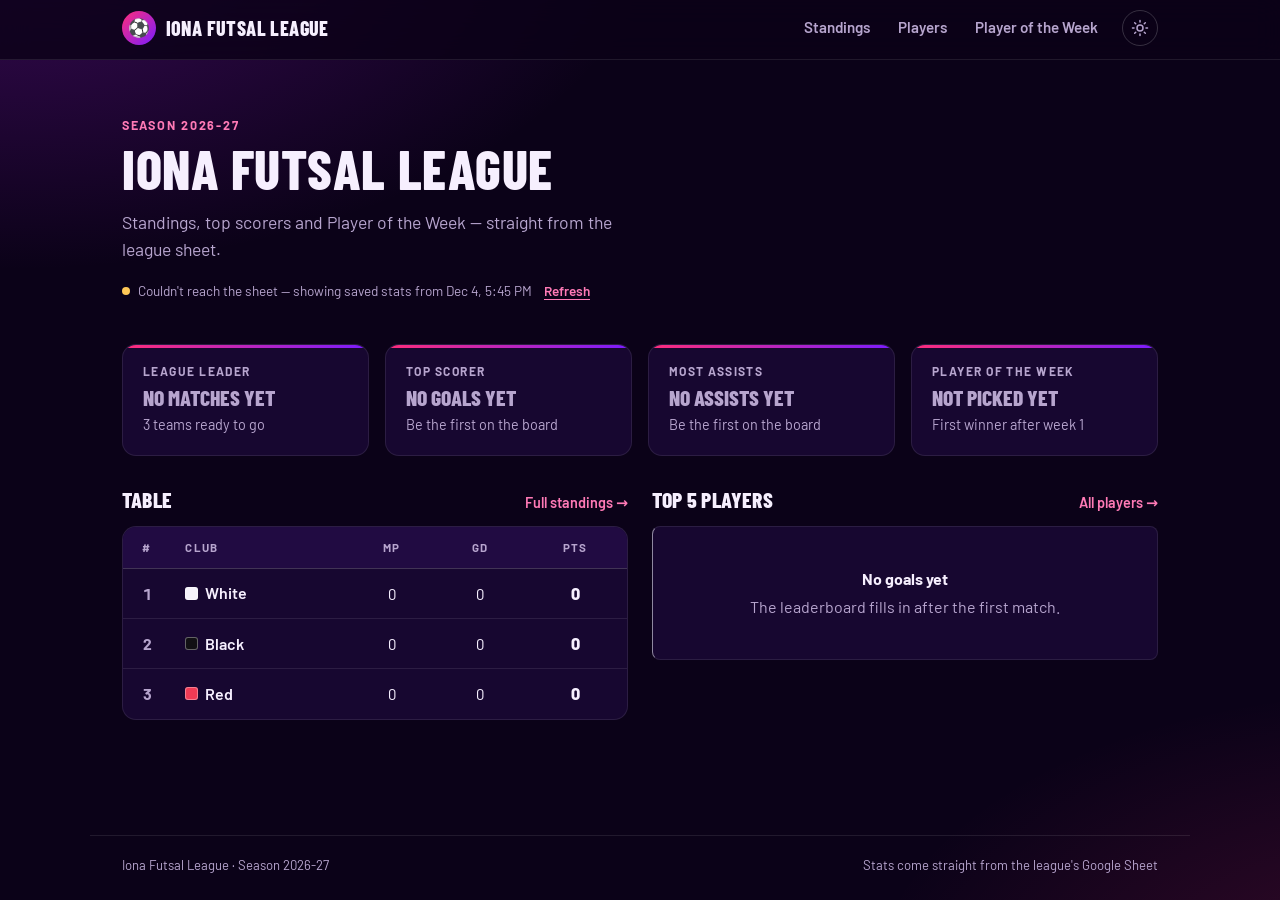
<file: index.html>
<!DOCTYPE html>
<html lang="en">
<head>
  <meta charset="UTF-8" />
  <meta name="viewport" content="width=device-width, initial-scale=1, viewport-fit=cover" />
  <script>try { if (localStorage.getItem("futsal:theme") === "light") document.documentElement.dataset.theme = "light"; } catch (e) {}</script>
  <title>Iona Futsal League</title>
  <link rel="icon" href="data:image/svg+xml,<svg xmlns=%22http://www.w3.org/2000/svg%22 viewBox=%220 0 100 100%22><text y=%22.9em%22 font-size=%2290%22>⚽</text></svg>" />
  <link rel="preconnect" href="https://fonts.googleapis.com" />
  <link rel="preconnect" href="https://fonts.gstatic.com" crossorigin />
  <link rel="stylesheet" href="https://fonts.googleapis.com/css2?family=Barlow:wght@400;500;600;700&family=Barlow+Condensed:wght@600;700;800&display=swap" />
  <link rel="stylesheet" href="css/styles.css?v=202611111752" />
</head>
<body>
  <header id="site-nav" class="nav"></header>

  <main class="page">
    <div class="hero">
      <p class="eyebrow">Season <span data-season></span></p>
      <h1 id="league-name">Iona Futsal League</h1>
      <p class="lede">Standings, top scorers and Player of the Week — straight from the league sheet.</p>
      <p id="status" class="status" aria-live="polite"></p>
    </div>
    <section id="content" class="section"></section>
  </main>

  <script src="js/config.js?v=202611111752"></script>
  <script src="js/futsal.js?v=202611111752"></script>
  <script>
    const { el, num, gPlusA, rating, teamBadge, leaders, namesLabel, message, config } = Futsal;
    document.getElementById("league-name").textContent = config.leagueName;

    function tile(href, label, value, detail) {
      return el("a", { class: "tile", href },
        el("span", { class: "tile-label", title: label, text: label }),
        value ? el("span", { class: "tile-value", text: value.text }) : null,
        el("span", { class: "tile-detail" }, detail));
    }
    const emptyTile = (href, label, text, detail) =>
      el("a", { class: "tile", href },
        el("span", { class: "tile-label", title: label, text: label }),
        el("span", { class: "tile-value empty", text }),
        el("span", { class: "tile-detail", text: detail }));

    function leaderTile(standings) {
      const href = "standings.html";
      if (!standings) return emptyTile(href, "League leader", "Unavailable", "Couldn't load the table");
      const started = standings.some((t) => num(t.mp) > 0);
      if (!started || !standings.length) return emptyTile(href, "League leader", "No matches yet", `${standings.length} teams ready to go`);
      const top = standings[0];
      return tile(href, "League leader", { text: top.club }, `${num(top.pts)} pts · ${num(top.mp)} played`);
    }

    function statTile(players, label, valueOf, unit, emptyText = "No goals yet") {
      const href = "PlayerStats.html";
      if (!players) return emptyTile(href, label, "Unavailable", "Couldn't load player stats");
      const lead = leaders(players, valueOf);
      if (!lead) return emptyTile(href, label, emptyText, "Be the first on the board");
      const team = lead.rows.length === 1 && lead.rows[0].team;
      return tile(href, label, { text: namesLabel(lead.rows) }, [`${lead.value} ${lead.value === 1 ? unit.replace(/s$/, "") : unit}`, team && teamBadge(team)]);
    }

    function potwTile(potw, players) {
      const href = "PlayerOfTheWeek.html";
      if (!potw) return emptyTile(href, "Player of the week", "Unavailable", "Couldn't load winners");
      if (!potw.length) return emptyTile(href, "Player of the week", "Not picked yet", "First winner after week 1");
      const p = potw[potw.length - 1];
      const r = Futsal.potwRating(p, players);
      return tile(href, "Player of the week", { text: p.player },
        [r != null && Futsal.ratingBadge(r), p.week && `Week ${p.week}`, p.team && teamBadge(p.team)]);
    }

    function miniTable(standings) {
      if (!standings) return message("error", "Couldn't load the table");
      if (!standings.length) return message("empty", "No teams yet");
      const started = standings.some((t) => num(t.mp) > 0);
      return el("div", { class: "table-wrap" }, el("table", null,
        el("thead", null, el("tr", null,
          el("th", { text: "#" }), el("th", { class: "left", text: "Club" }),
          el("th", { text: "MP" }), el("th", { text: "GD" }), el("th", { text: "Pts" }))),
        el("tbody", null, standings.map((t, i) => el("tr", { class: started && i === 0 ? "leader" : null },
          el("td", { class: "rank", text: t.position || i + 1 }),
          el("td", { class: "left name" }, teamBadge(t.club)),
          el("td", { text: num(t.mp) }),
          el("td", { text: Futsal.signed(t.gd) }),
          el("td", { class: "strong", text: num(t.pts) }))))));
    }

    function topPlayers(players) {
      if (!players) return message("error", "Couldn't load player stats");
      const top = players.filter((p) => gPlusA(p) > 0)
        .sort((a, b) => gPlusA(b) - gPlusA(a) || num(b.goals) - num(a.goals))
        .slice(0, 5);
      if (!top.length) return message("empty", "No goals yet", "The leaderboard fills in after the first match.");
      return el("div", { class: "table-wrap" }, el("table", null,
        el("thead", null, el("tr", null,
          el("th", { class: "left", text: "Player" }), el("th", { class: "left hide-xs", text: "Team" }),
          el("th", { text: "G" }), el("th", { text: "A" }), el("th", { text: "G+A" }), el("th", { class: "hide-xs", title: "Season rating", text: "Rtg" }))),
        el("tbody", null, top.map((p) => el("tr", null,
          el("td", { class: "left name", text: p.player }),
          el("td", { class: "left hide-xs" }, teamBadge(p.team)),
          el("td", { text: num(p.goals) }),
          el("td", { text: num(p.assists) }),
          el("td", { class: "strong", text: gPlusA(p) }),
          el("td", { class: "hide-xs" }, Futsal.ratingBadge(p.season)))))));
    }

    Futsal.page({
      active: "home",
      tabs: ["standings", "players", "potw"],
      render(main, { standings, players, potw }) {
        main.replaceChildren(
          el("div", { class: "tiles" },
            leaderTile(standings),
            statTile(players, "Top scorer", (p) => num(p.goals), "goals"),
            statTile(players, "Most assists", (p) => num(p.assists), "assists", "No assists yet"),
            potwTile(potw, players)),
          el("div", { class: "split section" },
            el("div", null,
              el("div", { class: "section-head" }, el("h2", { text: "Table" }), el("a", { href: "standings.html", text: "Full standings →" })),
              miniTable(standings)),
            el("div", null,
              el("div", { class: "section-head" }, el("h2", { text: "Top 5 players" }), el("a", { href: "PlayerStats.html", text: "All players →" })),
              topPlayers(players))),
        );
      },
    });
  </script>
</body>
</html>
</file>
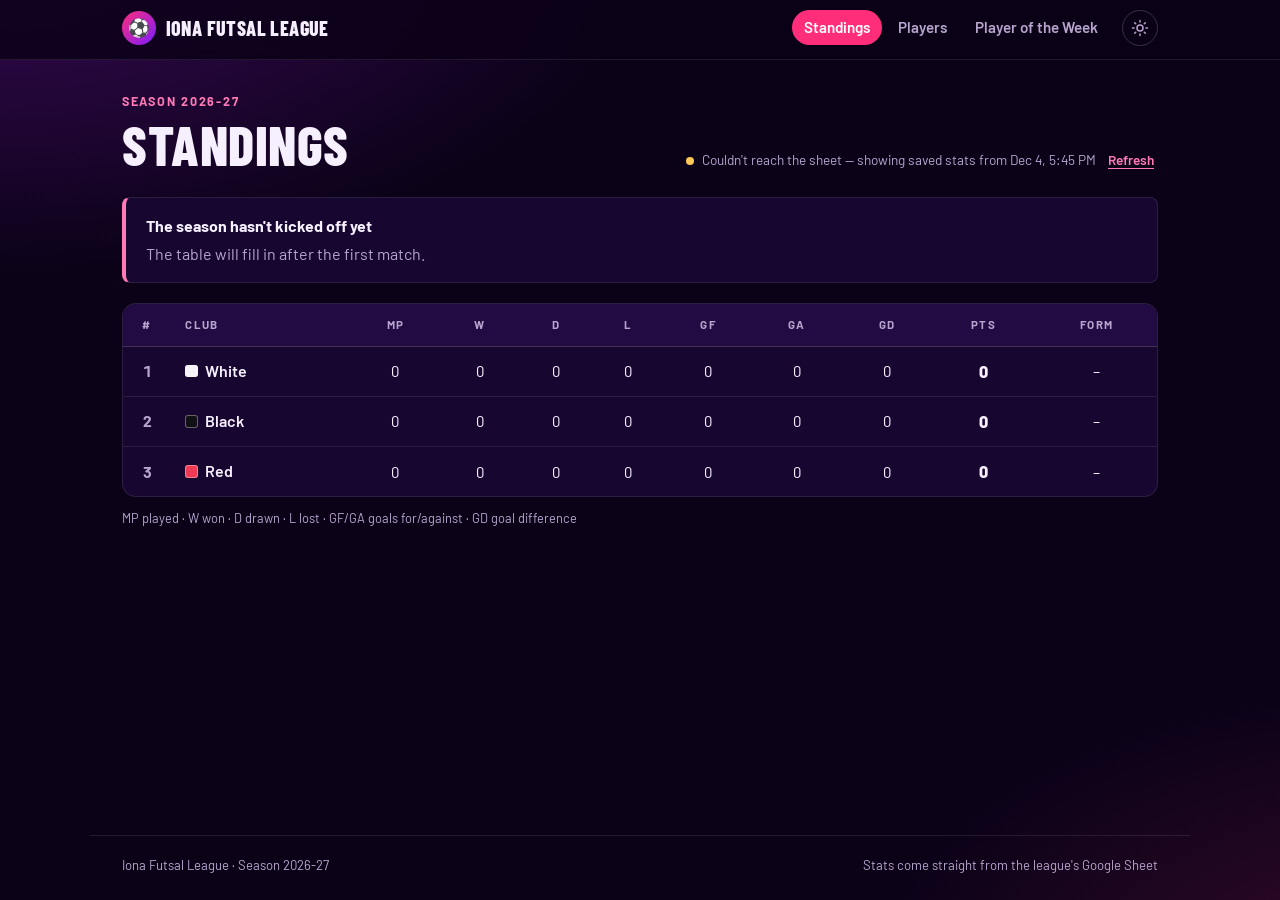
<file: JPProject.html>
<!DOCTYPE html>
<html lang="en">
<head>
  <meta charset="UTF-8" />
  <title>Moved to standings.html</title>
  <meta http-equiv="refresh" content="0; url=standings.html" />
  <link rel="canonical" href="standings.html" />
  <script>location.replace("standings.html" + location.hash);</script>
</head>
<body>
  <p>The standings page has moved to <a href="standings.html">standings.html</a>.</p>
</body>
</html>
</file>
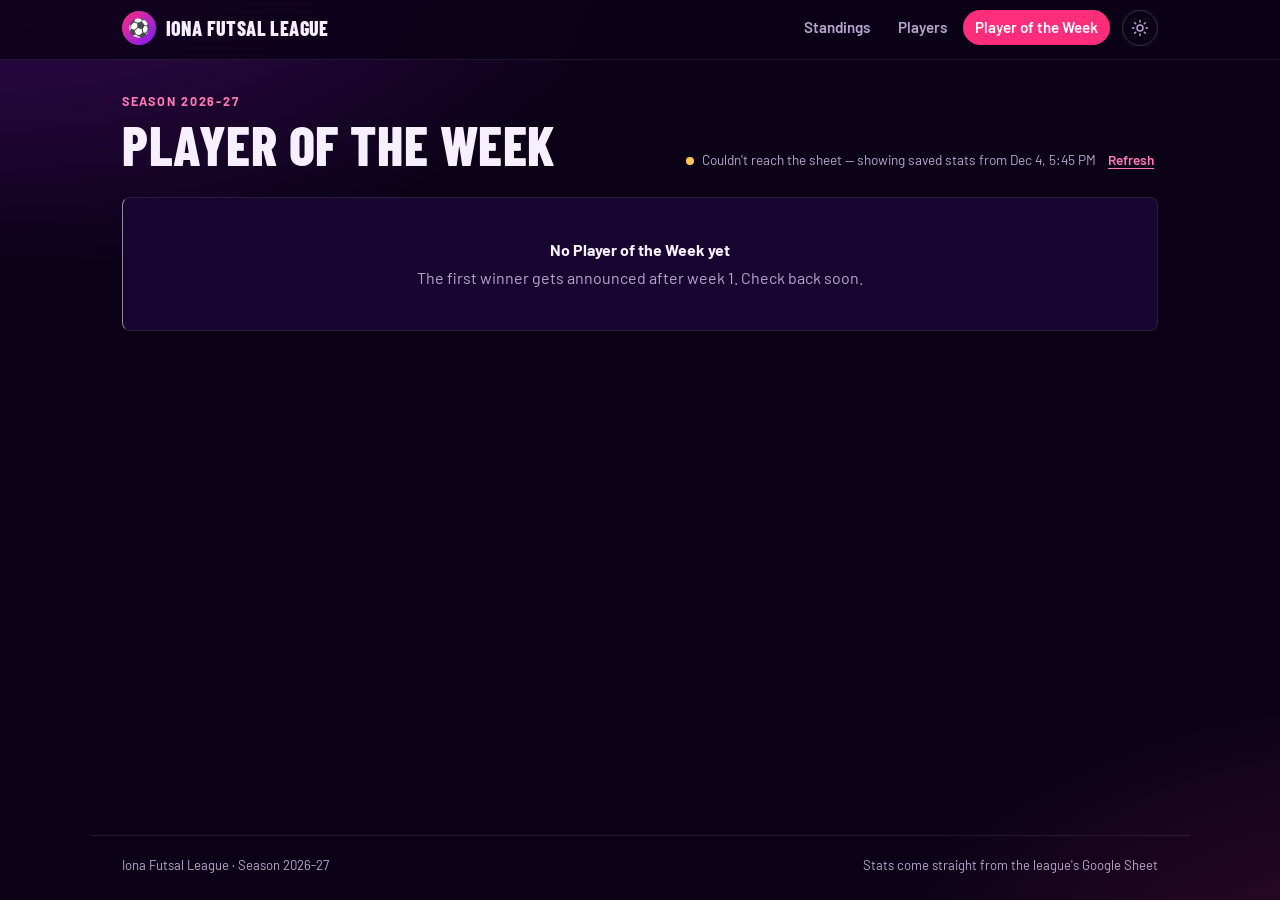
<file: PlayerOfTheWeek.html>
<!DOCTYPE html>
<html lang="en">
<head>
  <meta charset="UTF-8" />
  <meta name="viewport" content="width=device-width, initial-scale=1, viewport-fit=cover" />
  <script>try { if (localStorage.getItem("futsal:theme") === "light") document.documentElement.dataset.theme = "light"; } catch (e) {}</script>
  <title>Player of the Week · Iona Futsal League</title>
  <link rel="icon" href="data:image/svg+xml,<svg xmlns=%22http://www.w3.org/2000/svg%22 viewBox=%220 0 100 100%22><text y=%22.9em%22 font-size=%2290%22>⚽</text></svg>" />
  <link rel="preconnect" href="https://fonts.googleapis.com" />
  <link rel="preconnect" href="https://fonts.gstatic.com" crossorigin />
  <link rel="stylesheet" href="https://fonts.googleapis.com/css2?family=Barlow:wght@400;500;600;700&family=Barlow+Condensed:wght@600;700;800&display=swap" />
  <link rel="stylesheet" href="css/styles.css?v=202611111752" />
</head>
<body>
  <header id="site-nav" class="nav"></header>

  <main class="page">
    <div class="page-head">
      <div>
        <p class="eyebrow">Season <span data-season></span></p>
        <h1>Player of the Week</h1>
      </div>
      <p id="status" class="status" aria-live="polite"></p>
    </div>
    <section id="content"></section>
  </main>

  <script src="js/config.js?v=202611111752"></script>
  <script src="js/futsal.js?v=202611111752"></script>
  <script>
    const { el, num, gPlusA, teamBadge, message, potwRating, ratingTier } = Futsal;

    function meta(p) {
      return el("div", { class: "meta" },
        p.week && el("span", { text: `Week ${p.week}` }),
        p.date && el("span", { text: p.date }),
        p.team && teamBadge(p.team));
    }

    Futsal.page({
      active: "potw",
      tabs: ["potw", "players"],
      render(main, { potw, players }) {
        if (!potw) {
          main.replaceChildren(message("error", "Couldn't load Player of the Week", "Try refreshing in a minute."));
          return;
        }
        if (!potw.length) {
          main.replaceChildren(message("empty", "No Player of the Week yet",
            "The first winner gets announced after week 1. Check back soon."));
          return;
        }
        const [latest, ...past] = [...potw].reverse();
        const stat = (label, value, hl, valueCls) =>
          el("div", { class: "stat" + (hl ? " hl" : "") },
            el("div", { class: "stat-label", text: label }),
            el("div", { class: "stat-value" + (valueCls ? " " + valueCls : ""), text: value }));
        const r = potwRating(latest, players);

        main.replaceChildren(
          el("article", { class: "feature" },
            el("p", { class: "eyebrow", text: "★ Latest winner" }),
            el("h2", { class: "feature-name", text: latest.player }),
            meta(latest),
            el("div", { class: "stats-row" },
              stat("Goals", num(latest.goals)),
              stat("Assists", num(latest.assists)),
              stat("G + A", gPlusA(latest), true),
              r != null && stat("Rating", r.toFixed(1), false, "r-" + ratingTier(r)))),

          !past.length ? "" : el("section", { class: "section" },
            el("div", { class: "section-head" }, el("h2", { text: "Past winners" })),
            el("div", { class: "history" },
              past.map((p) => el("article", { class: "card" },
                el("p", { class: "eyebrow", text: p.week ? `Week ${p.week}` : p.date || "" }),
                el("h3", { text: p.player }),
                el("div", { class: "meta" }, p.team && teamBadge(p.team), p.week && p.date && el("span", { text: p.date })),
                el("p", { class: "line" },
                  el("b", { text: num(p.goals) }), " G · ",
                  el("b", { text: num(p.assists) }), " A · ",
                  el("b", { text: gPlusA(p) }), " G+A"))))),
        );
      },
    });
  </script>
</body>
</html>
</file>
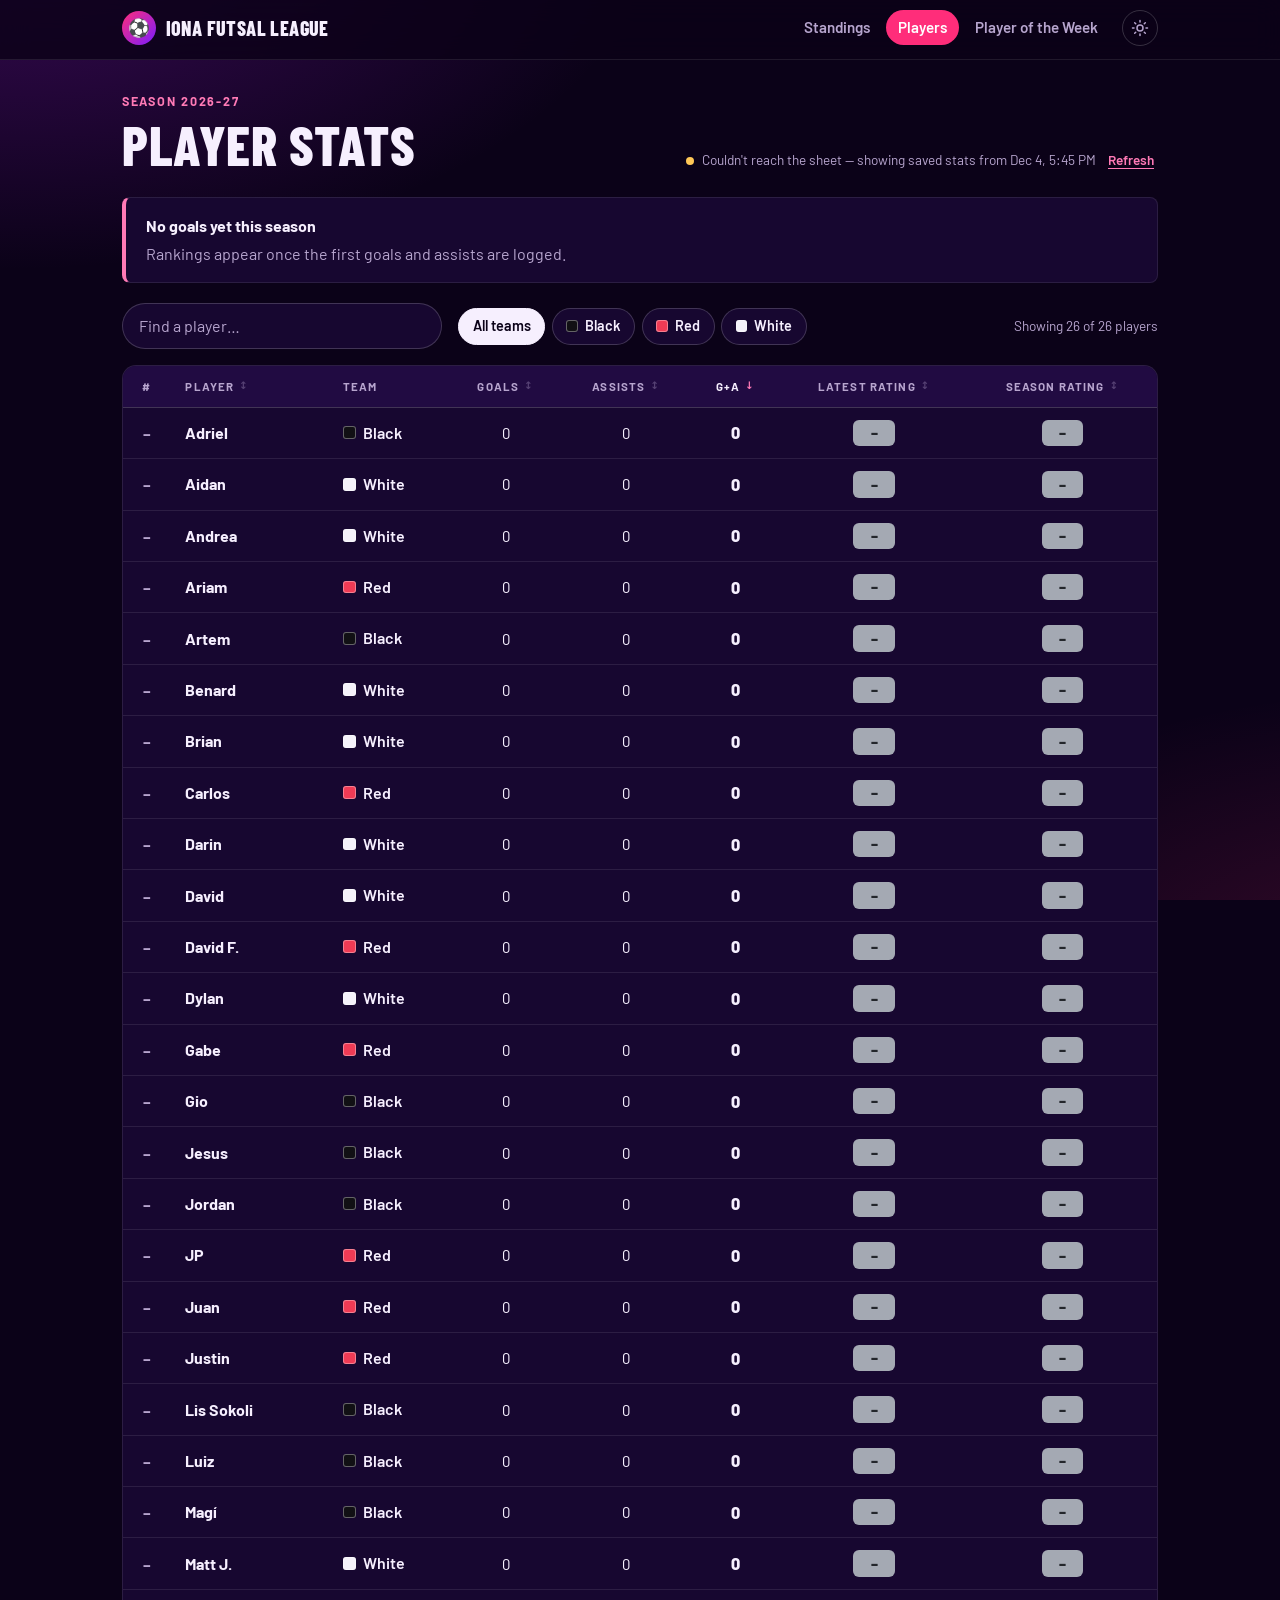
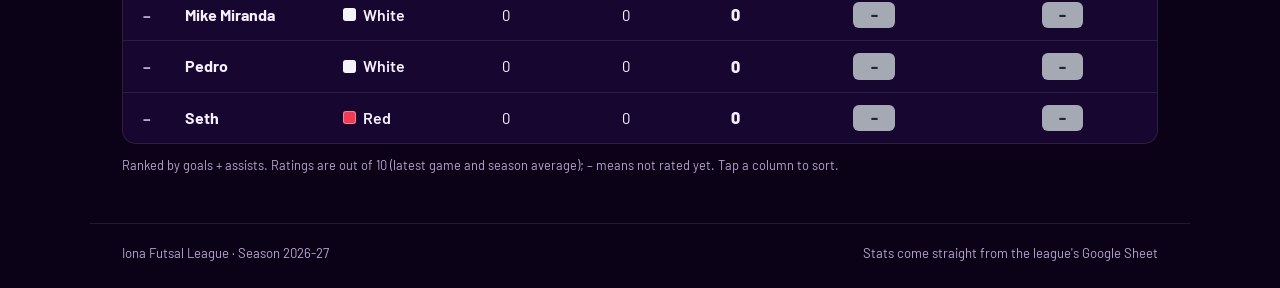
<file: PlayerStats.html>
<!DOCTYPE html>
<html lang="en">
<head>
  <meta charset="UTF-8" />
  <meta name="viewport" content="width=device-width, initial-scale=1, viewport-fit=cover" />
  <script>try { if (localStorage.getItem("futsal:theme") === "light") document.documentElement.dataset.theme = "light"; } catch (e) {}</script>
  <title>Player Stats · Iona Futsal League</title>
  <link rel="icon" href="data:image/svg+xml,<svg xmlns=%22http://www.w3.org/2000/svg%22 viewBox=%220 0 100 100%22><text y=%22.9em%22 font-size=%2290%22>⚽</text></svg>" />
  <link rel="preconnect" href="https://fonts.googleapis.com" />
  <link rel="preconnect" href="https://fonts.gstatic.com" crossorigin />
  <link rel="stylesheet" href="https://fonts.googleapis.com/css2?family=Barlow:wght@400;500;600;700&family=Barlow+Condensed:wght@600;700;800&display=swap" />
  <link rel="stylesheet" href="css/styles.css?v=202611111752" />
</head>
<body>
  <header id="site-nav" class="nav"></header>

  <main class="page">
    <div class="page-head">
      <div>
        <p class="eyebrow">Season <span data-season></span></p>
        <h1>Player Stats</h1>
      </div>
      <p id="status" class="status" aria-live="polite"></p>
    </div>
    <section id="content"></section>
  </main>

  <script src="js/config.js?v=202611111752"></script>
  <script src="js/futsal.js?v=202611111752"></script>
  <script>
    const { el, num, gPlusA, rating, ratingBadge, teamBadge, message } = Futsal;

    const SORTS = {
      player: { label: "Player", value: (p) => p.player.toLowerCase(), defaultDir: "asc", cls: "left" },
      goals: { label: "Goals", short: "G", value: (p) => num(p.goals), defaultDir: "desc" },
      assists: { label: "Assists", short: "A", value: (p) => num(p.assists), defaultDir: "desc" },
      ga: { label: "G+A", value: gPlusA, defaultDir: "desc" },
      latest: { label: "Latest rating", short: "Last", value: (p) => rating(p.latest), defaultDir: "desc" },
      season: { label: "Season rating", short: "Rtg", value: (p) => rating(p.season), defaultDir: "desc" },
    };

    // UI state survives auto-refreshes
    const state = { query: "", team: "all", sort: "ga", dir: "desc", players: [] };
    let ui = null;

    function buildUI(main) {
      const search = el("input", {
        class: "search", type: "search", placeholder: "Find a player…", "aria-label": "Find a player",
        oninput: (e) => { state.query = e.target.value; drawTable(); },
      });
      const chips = el("div", { class: "chips", role: "group", "aria-label": "Filter by team" });
      const count = el("span", { class: "count", "aria-live": "polite" });
      const thead = el("thead");
      const tbody = el("tbody");
      const notice = el("div");
      main.replaceChildren(
        notice,
        el("div", { class: "controls" }, search, chips, count),
        el("div", { class: "table-wrap" }, el("table", { class: "compact-teams" }, thead, tbody)),
        el("p", { class: "legend", text: "Ranked by goals + assists. Ratings are out of 10 (latest game and season average); – means not rated yet. Tap a column to sort." }),
      );
      ui = { chips, count, thead, tbody, notice };
    }

    function drawChips() {
      const teams = [...new Set(state.players.map((p) => p.team).filter(Boolean))].sort();
      if (state.team !== "all" && !teams.includes(state.team)) state.team = "all";
      const chip = (value, child) => el("button", {
        class: "chip", type: "button", "aria-pressed": String(state.team === value),
        onclick: () => { state.team = value; drawChips(); drawTable(); },
      }, child);
      ui.chips.replaceChildren(chip("all", "All teams"), ...teams.map((t) => chip(t, teamBadge(t))));
    }

    function drawHead() {
      const sortTh = (key) => {
        const s = SORTS[key];
        const active = state.sort === key;
        return el("th", {
          scope: "col", class: s.cls || null,
          "aria-sort": active ? (state.dir === "asc" ? "ascending" : "descending") : null,
        }, el("button", {
          type: "button",
          onclick: () => {
            if (state.sort === key) state.dir = state.dir === "asc" ? "desc" : "asc";
            else { state.sort = key; state.dir = s.defaultDir; }
            drawHead(); drawTable();
          },
        }, s.short
          ? [el("span", { class: "hide-sm", text: s.label }), el("span", { class: "show-sm", "aria-hidden": "true", text: s.short })]
          : s.label));
      };
      ui.thead.replaceChildren(el("tr", null,
        el("th", { scope: "col", title: "Rank by G+A", text: "#" }),
        sortTh("player"),
        el("th", { scope: "col", class: "left", text: "Team" }),
        sortTh("goals"), sortTh("assists"), sortTh("ga"), sortTh("latest"), sortTh("season")));
    }

    function drawTable() {
      const { players } = state;
      const q = state.query.trim().toLowerCase();
      const s = SORTS[state.sort];
      const dir = state.dir === "asc" ? 1 : -1;

      const rows = players
        .filter((p) => state.team === "all" || p.team === state.team)
        .filter((p) => !q || p.player.toLowerCase().includes(q))
        .sort((a, b) => {
          const va = s.value(a), vb = s.value(b);
          if (va !== vb) {
            if (va == null) return 1; // unrated players always sink to the bottom
            if (vb == null) return -1;
            return (va > vb ? 1 : -1) * dir;
          }
          return gPlusA(b) - gPlusA(a) || num(b.goals) - num(a.goals) || a.player.localeCompare(b.player);
        });

      ui.count.textContent = `Showing ${rows.length} of ${players.length} players`;
      if (!rows.length) {
        ui.tbody.replaceChildren(el("tr", null, el("td", { colspan: 8, class: "muted", text: "No players match that search." })));
        return;
      }
      ui.tbody.replaceChildren(...rows.map((p) => {
        const r = p._rank;
        return el("tr", { class: r && r <= 3 ? "top" : null },
          el("td", { class: "rank", text: r || "–" }),
          el("td", { class: "left name", text: p.player }),
          el("td", { class: "left" }, teamBadge(p.team)),
          el("td", { text: num(p.goals) }),
          el("td", { text: num(p.assists) }),
          el("td", { class: "strong", text: gPlusA(p) }),
          el("td", null, ratingBadge(p.latest)),
          el("td", null, ratingBadge(p.season)));
      }));
    }

    Futsal.page({
      active: "players",
      tabs: ["players"],
      render(main, { players }) {
        if (!players.length) {
          ui = null;
          main.replaceChildren(message("empty", "No players yet", "Players will show up once they're added to the league sheet."));
          return;
        }
        // Standard competition ranking by G+A (1, 2, 2, 4…); no rank until a player has a goal involvement.
        const byGA = [...players].sort((a, b) => gPlusA(b) - gPlusA(a));
        byGA.forEach((p, i) => {
          const prev = byGA[i - 1];
          p._rank = gPlusA(p) <= 0 ? null : prev && gPlusA(prev) === gPlusA(p) ? prev._rank : i + 1;
        });
        state.players = players;

        if (!ui || !main.contains(ui.thead)) buildUI(main);
        const anyGoals = players.some((p) => gPlusA(p) > 0);
        ui.notice.replaceChildren(!anyGoals ? message("info", "No goals yet this season", "Rankings appear once the first goals and assists are logged.") : "");
        drawChips(); drawHead(); drawTable();
      },
    });
  </script>
</body>
</html>
</file>
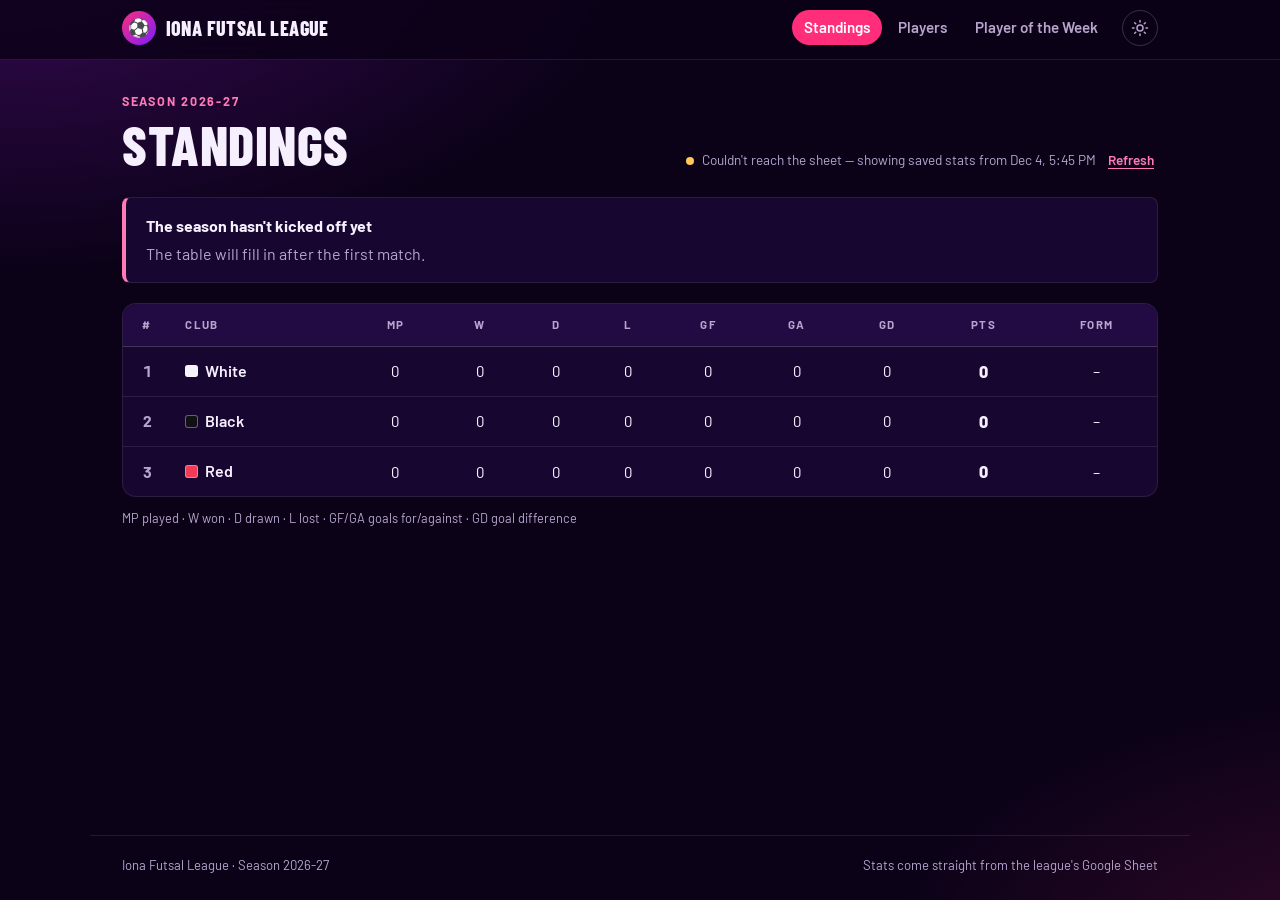
<file: standings.html>
<!DOCTYPE html>
<html lang="en">
<head>
  <meta charset="UTF-8" />
  <meta name="viewport" content="width=device-width, initial-scale=1, viewport-fit=cover" />
  <script>try { if (localStorage.getItem("futsal:theme") === "light") document.documentElement.dataset.theme = "light"; } catch (e) {}</script>
  <title>Standings · Iona Futsal League</title>
  <link rel="icon" href="data:image/svg+xml,<svg xmlns=%22http://www.w3.org/2000/svg%22 viewBox=%220 0 100 100%22><text y=%22.9em%22 font-size=%2290%22>⚽</text></svg>" />
  <link rel="preconnect" href="https://fonts.googleapis.com" />
  <link rel="preconnect" href="https://fonts.gstatic.com" crossorigin />
  <link rel="stylesheet" href="https://fonts.googleapis.com/css2?family=Barlow:wght@400;500;600;700&family=Barlow+Condensed:wght@600;700;800&display=swap" />
  <link rel="stylesheet" href="css/styles.css?v=202611111752" />
</head>
<body>
  <header id="site-nav" class="nav"></header>

  <main class="page">
    <div class="page-head">
      <div>
        <p class="eyebrow">Season <span data-season></span></p>
        <h1>Standings</h1>
      </div>
      <p id="status" class="status" aria-live="polite"></p>
    </div>
    <section id="content"></section>
  </main>

  <script src="js/config.js?v=202611111752"></script>
  <script src="js/futsal.js?v=202611111752"></script>
  <script>
    const { el, num, signed, teamBadge, message } = Futsal;

    // [field, header label, extra class]
    const COLUMNS = [
      ["position", "#", "rank"],
      ["club", "Club", "left"],
      ["mp", "MP", ""],
      ["w", "W", "hide-sm"],
      ["d", "D", "hide-sm"],
      ["l", "L", "hide-sm"],
      ["gf", "GF", "hide-sm"],
      ["ga", "GA", "hide-sm"],
      ["gd", "GD", ""],
      ["pts", "Pts", "strong"],
      ["form", "Form", "hide-xs"],
    ];
    const FORM_NAMES = { W: "Win", D: "Draw", L: "Loss" };

    function formCell(value) {
      const results = value.toUpperCase().replace(/[^WDL]/g, "").split("");
      if (!results.length) return el("span", { class: "muted", text: "–" });
      return el("span", { class: "form", "aria-label": results.map((r) => FORM_NAMES[r]).join(", ") },
        results.map((r) => el("span", { class: r.toLowerCase(), title: FORM_NAMES[r], text: r })));
    }

    Futsal.page({
      active: "standings",
      tabs: ["standings"],
      render(main, { standings }) {
        if (!standings.length) {
          main.replaceChildren(message("empty", "No teams yet", "Teams will show up here once they're added to the league sheet."));
          return;
        }
        const started = standings.some((t) => num(t.mp) > 0);

        const table = el("table", null,
          el("thead", null, el("tr", null,
            COLUMNS.map(([, label, cls]) => el("th", { class: cls.replace("strong", "").replace("rank", "") || null, scope: "col", text: label })))),
          el("tbody", null, standings.map((team, i) =>
            el("tr", { class: started && i === 0 ? "leader" : null },
              COLUMNS.map(([key, , cls]) => {
                if (key === "club") return el("td", { class: "left name" }, teamBadge(team.club));
                if (key === "form") return el("td", { class: cls }, formCell(team.form));
                const text = key === "gd" ? signed(team.gd) : key === "position" ? team.position || i + 1 : team[key] || "0";
                return el("td", { class: cls || null, text });
              })))),
        );

        main.replaceChildren(
          started ? "" : message("info", "The season hasn't kicked off yet", "The table will fill in after the first match."),
          el("div", { class: "table-wrap" }, table),
          el("p", { class: "legend", text: "MP played · W won · D drawn · L lost · GF/GA goals for/against · GD goal difference" }),
        );
      },
    });
  </script>
</body>
</html>
</file>
<file: css/styles.css>
/* ── Tokens ─────────────────────────────────────────────── */
:root {
  color-scheme: dark;
  --bg: #0b0218;
  --surface: #170730;
  --surface-2: #210b42;
  --surface-3: #2c1155;
  --line: rgba(255, 255, 255, 0.09);
  --line-strong: rgba(255, 255, 255, 0.18);
  --text: #f6effe;
  --muted: #b7a5ce;
  --accent: #ff2d7a;
  --accent-2: #ff7ab6;
  --good: #1fe08f;
  --draw: #8f88a0;
  --bad: #ff4d6d;
  --warn: #ffc857;
  --radius: 14px;
  --radius-sm: 8px;
  --font-display: "Barlow Condensed", "Arial Narrow", system-ui, sans-serif;
  --font-body: "Barlow", system-ui, -apple-system, "Segoe UI", Roboto, sans-serif;
  --gutter: clamp(16px, 4vw, 32px);
}

/* Team colours — add a line here for any new team */
[data-team="red"]   { --team: #ef3b55; }
[data-team="blue"]  { --team: #3b7bff; }
[data-team="black"] { --team: #111014; }
[data-team="white"] { --team: #f5f2fa; }

/* ── Base ───────────────────────────────────────────────── */
* { box-sizing: border-box; }

body {
  margin: 0;
  min-height: 100vh;
  display: flex;
  flex-direction: column;
  background:
    radial-gradient(1100px 600px at 0% -10%, rgba(120, 20, 170, 0.45), transparent 60%),
    radial-gradient(900px 500px at 110% 110%, rgba(255, 45, 122, 0.18), transparent 60%),
    var(--bg);
  background-attachment: fixed;
  color: var(--text);
  font: 16px/1.5 var(--font-body);
  -webkit-font-smoothing: antialiased;
}

a { color: inherit; }
button { font: inherit; color: inherit; }
:focus-visible { outline: 2px solid var(--accent-2); outline-offset: 2px; border-radius: 4px; }

h1, h2, h3 {
  font-family: var(--font-display);
  font-weight: 800;
  letter-spacing: 0.01em;
  text-transform: uppercase;
  line-height: 1.05;
  margin: 0;
}
h1 { font-size: clamp(2.2rem, 6vw, 3.4rem); }
h2 { font-size: 1.35rem; }

.eyebrow {
  margin: 0 0 0.35rem;
  font-size: 0.78rem;
  font-weight: 700;
  letter-spacing: 0.14em;
  text-transform: uppercase;
  color: var(--accent-2);
}

/* ── Nav ────────────────────────────────────────────────── */
.nav {
  position: sticky;
  top: env(safe-area-inset-top, 0px);
  z-index: 10;
  min-height: 60px;
  background: rgba(11, 2, 24, 0.82);
  backdrop-filter: blur(14px);
  -webkit-backdrop-filter: blur(14px);
  border-bottom: 1px solid var(--line);
}
.nav-inner {
  max-width: 1100px;
  margin: 0 auto;
  padding: 0.6rem var(--gutter);
  display: flex;
  align-items: center;
  justify-content: space-between;
  gap: 0.5rem 1.5rem;
  flex-wrap: wrap;
}
.brand {
  display: flex;
  align-items: center;
  gap: 0.6rem;
  text-decoration: none;
  font-family: var(--font-display);
  font-weight: 800;
  font-size: 1.25rem;
  text-transform: uppercase;
  letter-spacing: 0.02em;
}
.brand-ball {
  display: grid;
  place-items: center;
  width: 34px;
  height: 34px;
  border-radius: 50%;
  background: linear-gradient(135deg, var(--accent), #7a1cff);
  font-size: 1.1rem;
}
.nav-links { display: flex; gap: 0.25rem; flex-wrap: wrap; margin-left: auto; }
.theme-toggle {
  display: grid;
  place-items: center;
  width: 36px;
  height: 36px;
  flex: none;
  margin-left: -0.75rem;
  padding: 0;
  border-radius: 50%;
  border: 1px solid var(--line-strong);
  background: transparent;
  color: var(--muted);
  cursor: pointer;
  transition: background 0.15s, color 0.15s;
}
.theme-toggle:hover { color: var(--text); background: var(--surface-2); }
.nav-links a {
  text-decoration: none;
  font-weight: 600;
  font-size: 0.95rem;
  color: var(--muted);
  padding: 0.4rem 0.75rem;
  border-radius: 999px;
  transition: background 0.15s, color 0.15s;
}
.nav-links a:hover { color: var(--text); background: var(--surface-2); }
.nav-links a[aria-current="page"] { color: #fff; background: var(--accent); }

/* ── Page layout ────────────────────────────────────────── */
.page {
  flex: 1;
  width: 100%;
  max-width: 1100px;
  margin: 0 auto;
  padding: 2rem var(--gutter) 3rem;
}
.page-head {
  display: flex;
  justify-content: space-between;
  align-items: flex-end;
  gap: 1rem;
  flex-wrap: wrap;
  margin-bottom: 1.5rem;
}
.page-head .lede { margin: 0.5rem 0 0; color: var(--muted); max-width: 46ch; }

.section { margin-top: 2rem; }
.section-head {
  display: flex;
  justify-content: space-between;
  align-items: baseline;
  gap: 1rem;
  margin-bottom: 0.75rem;
}
.section-head a { color: var(--accent-2); font-weight: 600; font-size: 0.9rem; text-decoration: none; }
.section-head a:hover { text-decoration: underline; }

.site-foot {
  max-width: 1100px;
  width: 100%;
  margin: 0 auto;
  padding: 1.25rem var(--gutter) calc(1.5rem + env(safe-area-inset-bottom, 0px));
  display: flex;
  justify-content: space-between;
  flex-wrap: wrap;
  gap: 0.5rem 1.5rem;
  color: var(--muted);
  font-size: 0.82rem;
  border-top: 1px solid var(--line);
}

/* ── Status line ────────────────────────────────────────── */
.status {
  display: inline-flex;
  align-items: center;
  gap: 0.5rem;
  margin: 0;
  font-size: 0.85rem;
  color: var(--muted);
  min-height: 1.6rem;
  flex-wrap: wrap;
}
.status-dot { width: 8px; height: 8px; border-radius: 50%; background: var(--draw); flex: none; }
.status-dot.ok { background: var(--good); box-shadow: 0 0 0 3px rgba(31, 224, 143, 0.18); }
.status-dot.warn { background: var(--warn); }
.status-dot.bad { background: var(--bad); }
.status-dot.loading { animation: pulse 1s ease-in-out infinite; }
@keyframes pulse { 50% { opacity: 0.3; } }

.btn-link {
  background: none;
  border: 0;
  padding: 0.15rem 0.25rem;
  color: var(--accent-2);
  font-weight: 600;
  cursor: pointer;
  text-decoration: underline;
  text-underline-offset: 3px;
}
.btn {
  background: var(--accent);
  border: 0;
  border-radius: 999px;
  padding: 0.55rem 1.2rem;
  color: #fff;
  font-weight: 700;
  cursor: pointer;
}
.btn:hover { filter: brightness(1.1); }

/* ── Cards & notices ────────────────────────────────────── */
.card {
  background: var(--surface);
  border: 1px solid var(--line);
  border-radius: var(--radius);
}

.notice {
  background: var(--surface);
  border: 1px solid var(--line);
  border-left: 4px solid var(--accent-2);
  border-radius: var(--radius-sm);
  padding: 1rem 1.25rem;
  margin-bottom: 1.25rem;
}
.notice-error { border-left-color: var(--bad); }
.notice-empty { border-left-color: var(--draw); text-align: center; border-left-width: 1px; padding: 2.5rem 1.25rem; }
.notice-title { margin: 0; font-weight: 700; }
.notice-text { margin: 0.25rem 0 0; color: var(--muted); }
.notice .btn { margin-top: 0.9rem; }

.skeleton { display: grid; gap: 0.6rem; }
.skeleton-bar {
  height: 46px;
  border-radius: var(--radius-sm);
  background: linear-gradient(90deg, var(--surface) 0%, var(--surface-2) 50%, var(--surface) 100%);
  background-size: 200% 100%;
  animation: shimmer 1.4s linear infinite;
}
@keyframes shimmer { to { background-position: -200% 0; } }

/* ── Team badge ─────────────────────────────────────────── */
.team {
  display: inline-flex;
  align-items: center;
  gap: 0.45rem;
  font-weight: 600;
  white-space: nowrap;
}
.team::before {
  content: "";
  width: 0.8em;
  height: 0.8em;
  border-radius: 3px;
  background: var(--team, var(--draw));
  box-shadow: inset 0 0 0 1px rgba(255, 255, 255, 0.35);
  flex: none;
}

/* ── Tables ─────────────────────────────────────────────── */
.table-wrap {
  overflow-x: auto;
  background: var(--surface);
  border: 1px solid var(--line);
  border-radius: var(--radius);
}
table { width: 100%; border-collapse: collapse; font-variant-numeric: tabular-nums; }
th, td { padding: 0.75rem 0.9rem; text-align: center; white-space: nowrap; }
th {
  font-size: 0.72rem;
  font-weight: 700;
  letter-spacing: 0.1em;
  text-transform: uppercase;
  color: var(--muted);
  background: var(--surface-2);
  border-bottom: 1px solid var(--line-strong);
}
td { border-bottom: 1px solid var(--line); }
tbody tr:last-child td { border-bottom: 0; }
tbody tr:hover { background: rgba(255, 255, 255, 0.03); }
th.left, td.left { text-align: left; }
td.name { font-weight: 700; }
td.rank { color: var(--muted); font-weight: 700; width: 3rem; }
td.strong { font-weight: 800; font-size: 1.05rem; }
td.muted { color: var(--muted); }

tr.top td.rank { color: var(--accent-2); }
tr.leader { background: linear-gradient(90deg, rgba(255, 45, 122, 0.22), transparent 70%); }
tr.leader td:first-child { box-shadow: inset 4px 0 0 var(--accent); }

/* Sortable headers */
th button {
  background: none;
  border: 0;
  padding: 0;
  font: inherit;
  letter-spacing: inherit;
  text-transform: inherit;
  color: inherit;
  cursor: pointer;
  display: inline-flex;
  align-items: center;
  gap: 0.3rem;
}
th button::after { content: "↕"; opacity: 0.35; font-size: 0.9em; }
th[aria-sort="descending"] button,
th[aria-sort="ascending"] button { color: var(--text); }
th[aria-sort="descending"] button::after { content: "↓"; opacity: 1; color: var(--accent-2); }
th[aria-sort="ascending"] button::after { content: "↑"; opacity: 1; color: var(--accent-2); }

/* Form pills */
.form { display: inline-flex; gap: 3px; }
.form span {
  display: grid;
  place-items: center;
  width: 1.35rem;
  height: 1.35rem;
  border-radius: 4px;
  font-size: 0.7rem;
  font-weight: 800;
}
.form .w { background: var(--good); color: #062014; }
.form .d { background: var(--draw); color: #fff; }
.form .l { background: var(--bad); color: #fff; }

/* Game ratings (out of 10) */
.rating {
  display: inline-block;
  min-width: 2.6rem;
  padding: 0.15rem 0.4rem;
  border-radius: 6px;
  font-weight: 800;
  font-size: 0.9rem;
  text-align: center;
}
/* Sofascore colour scale */
.rating.excellent { background: #374df5; color: #fff; }
.rating.verygood  { background: #00adc4; color: #04252a; }
.rating.good      { background: #00c424; color: #03270a; }
.rating.average   { background: #d9af00; color: #2a2000; }
.rating.below     { background: #ed7e07; color: #2e1700; }
.rating.poor      { background: #dc0c00; color: #fff; }
.rating.none      { background: #a4a9b3; color: #23262b; }

.legend { margin: 0.75rem 0 0; color: var(--muted); font-size: 0.8rem; }

/* ── Controls (search + filters) ────────────────────────── */
.controls {
  display: flex;
  gap: 0.75rem 1rem;
  flex-wrap: wrap;
  align-items: center;
  margin-bottom: 1rem;
}
.search {
  flex: 1 1 220px;
  max-width: 320px;
  background: var(--surface);
  border: 1px solid var(--line-strong);
  border-radius: 999px;
  padding: 0.6rem 1rem;
  color: var(--text);
  font: inherit;
}
.search::placeholder { color: var(--muted); }
.chips { display: flex; gap: 0.4rem; flex-wrap: wrap; }
.chip {
  background: var(--surface);
  border: 1px solid var(--line-strong);
  border-radius: 999px;
  padding: 0.4rem 0.85rem;
  font-weight: 600;
  font-size: 0.9rem;
  cursor: pointer;
}
.chip[aria-pressed="true"] { background: var(--text); color: var(--bg); border-color: var(--text); }
.count { color: var(--muted); font-size: 0.85rem; margin-left: auto; }

/* ── Home dashboard ─────────────────────────────────────── */
.hero { padding: 1.5rem 0 0.5rem; }
.hero .lede { margin: 0.75rem 0 0; color: var(--muted); font-size: 1.1rem; max-width: 50ch; }
.hero .status { margin-top: 1rem; }

.tiles {
  display: flex;
  flex-wrap: wrap;
  gap: 1rem;
}
.tiles > .tile { flex: 1 1 185px; min-width: 0; }
.tile {
  display: flex;
  flex-direction: column;
  gap: 0.35rem;
  padding: 1.1rem 1.25rem 1.2rem;
  text-decoration: none;
  background: var(--surface);
  border: 1px solid var(--line);
  border-radius: var(--radius);
  transition: transform 0.15s, border-color 0.15s;
  position: relative;
  overflow: hidden;
}
.tile::after {
  content: "";
  position: absolute;
  inset: 0 0 auto 0;
  height: 3px;
  background: linear-gradient(90deg, var(--accent), #7a1cff);
}
.tile:hover { transform: translateY(-2px); border-color: var(--line-strong); }
.tile-label { white-space: nowrap; overflow: hidden; text-overflow: ellipsis; font-size: 0.75rem; font-weight: 700; letter-spacing: 0.12em; text-transform: uppercase; color: var(--muted); }
.tile-value {
  font-family: var(--font-display);
  font-weight: 800;
  font-size: 1.9rem;
  line-height: 1.05;
  text-transform: uppercase;
  overflow-wrap: anywhere;
}
.tile-value.empty { color: var(--muted); font-size: 1.35rem; }
.tile-detail { color: var(--muted); font-size: 0.9rem; display: flex; gap: 0.5rem; flex-wrap: wrap; align-items: center; }

.split {
  display: grid;
  grid-template-columns: repeat(auto-fit, minmax(300px, 1fr));
  gap: 1.5rem;
}

/* ── Player of the Week ─────────────────────────────────── */
.feature {
  padding: clamp(1.25rem, 4vw, 2.25rem);
  background:
    radial-gradient(600px 300px at 100% 0%, rgba(255, 45, 122, 0.3), transparent 70%),
    linear-gradient(135deg, var(--surface-3), var(--surface));
  border: 1px solid var(--line-strong);
  border-radius: var(--radius);
}
.feature .eyebrow { color: var(--good); }
.feature-name {
  font-size: clamp(2.6rem, 9vw, 4.5rem);
  margin: 0.2rem 0 0.75rem;
  overflow-wrap: anywhere;
}
.meta { display: flex; gap: 0.5rem 1rem; flex-wrap: wrap; align-items: center; color: var(--muted); font-weight: 600; }
.stats-row {
  display: grid;
  grid-template-columns: repeat(auto-fit, minmax(64px, 1fr));
  gap: 0.75rem;
  margin-top: 1.5rem;
  max-width: 620px;
}
.stat {
  background: rgba(0, 0, 0, 0.25);
  border: 1px solid var(--line);
  border-radius: var(--radius-sm);
  padding: 0.75rem;
  text-align: center;
}
.stat-label { font-size: 0.7rem; letter-spacing: 0.12em; text-transform: uppercase; color: var(--muted); font-weight: 700; }
.stat-value { font-family: var(--font-display); font-size: 2.2rem; font-weight: 800; line-height: 1.1; }
.stat.hl { border-color: rgba(31, 224, 143, 0.4); background: rgba(31, 224, 143, 0.08); }
.stat.hl .stat-value { color: var(--good); }
/* Rating stat uses the same colour bands as the rating badges */
.stat-value.r-excellent { --tier: #374df5; --on-tier: #fff; }
.stat-value.r-verygood  { --tier: #00adc4; --on-tier: #04252a; }
.stat-value.r-good      { --tier: #00c424; --on-tier: #03270a; }
.stat-value.r-average   { --tier: #d9af00; --on-tier: #2a2000; }
.stat-value.r-below     { --tier: #ed7e07; --on-tier: #2e1700; }
.stat-value.r-poor      { --tier: #dc0c00; --on-tier: #fff; }
.stat-value[class*="r-"] { color: var(--tier); }

.history {
  display: grid;
  grid-template-columns: repeat(auto-fill, minmax(240px, 1fr));
  gap: 0.75rem;
}
.history .card { padding: 1rem 1.1rem; }
.history h3 { font-size: 1.5rem; margin: 0.15rem 0 0.5rem; overflow-wrap: anywhere; }
.history .line { color: var(--muted); font-size: 0.9rem; margin: 0.4rem 0 0; }
.history .line b { color: var(--text); }

/* ── Light theme: Iona Gaels maroon & gold ──────────────── */
:root[data-theme="light"] {
  color-scheme: light;
  --maroon: #6f2639;
  --maroon-deep: #4a1726;
  --gold: #f2a900;
  --gold-soft: #ffd166;
  --bg: #f7f3ec;
  --surface: #ffffff;
  --surface-2: #f4ede5;
  --surface-3: #eadfd3;
  --line: rgba(111, 38, 57, 0.12);
  --line-strong: rgba(111, 38, 57, 0.24);
  --text: #241a1d;
  --muted: #6e6064;
  --accent: var(--maroon);
  --accent-2: #9b2f48;
  --good: #1f9a5a;
  --draw: #8a8290;
  --bad: #c8313f;
  --warn: #e0a000;
}
[data-theme="light"] body {
  background:
    radial-gradient(1100px 500px at 0% -10%, rgba(111, 38, 57, 0.08), transparent 60%),
    radial-gradient(900px 500px at 110% 110%, rgba(242, 169, 0, 0.10), transparent 60%),
    var(--bg);
  background-attachment: fixed;
}
[data-theme="light"] :is(h1, h2, h3) { color: var(--maroon); }

/* Maroon nav bar with a gold stripe */
[data-theme="light"] .nav {
  background: linear-gradient(180deg, var(--maroon), var(--maroon-deep));
  border-bottom: 4px solid var(--gold);
  box-shadow: 0 2px 10px rgba(74, 23, 38, 0.25);
  backdrop-filter: none;
  -webkit-backdrop-filter: none;
  color: #fff;
}
[data-theme="light"] .brand-ball { background: var(--gold); box-shadow: 0 0 0 2px #fff; }
[data-theme="light"] .nav-links a { color: rgba(255, 255, 255, 0.82); }
[data-theme="light"] .nav-links a:hover { color: #fff; background: rgba(255, 255, 255, 0.12); }
[data-theme="light"] .nav-links a[aria-current="page"] { color: var(--maroon-deep); background: var(--gold); }
[data-theme="light"] .theme-toggle { color: #fff; border-color: rgba(255, 255, 255, 0.35); }
[data-theme="light"] .theme-toggle:hover { background: rgba(255, 255, 255, 0.12); }
[data-theme="light"] .nav :focus-visible { outline-color: var(--gold); }

/* Tables, chips, badges */
[data-theme="light"] tbody tr:hover { background: rgba(111, 38, 57, 0.035); }
[data-theme="light"] tr.leader { background: linear-gradient(90deg, rgba(242, 169, 0, 0.22), transparent 70%); }
[data-theme="light"] tr.leader td:first-child { box-shadow: inset 4px 0 0 var(--gold); }
[data-theme="light"] .team::before { box-shadow: inset 0 0 0 1px rgba(0, 0, 0, 0.25); }
[data-theme="light"] .form .w { color: #fff; }
[data-theme="light"] .chip[aria-pressed="true"] { background: var(--maroon); color: #fff; border-color: var(--maroon); }

/* Home tiles */
[data-theme="light"] .tile::after { height: 4px; background: linear-gradient(90deg, var(--maroon) 0 60%, var(--gold) 60%); }
[data-theme="light"] .tile:hover { box-shadow: 0 6px 18px rgba(74, 23, 38, 0.10); }
[data-theme="light"] .tile-value:not(.empty) { color: var(--maroon); }

/* Player of the Week: maroon card with gold highlights */
[data-theme="light"] .feature {
  --text: #fff;
  --muted: rgba(255, 255, 255, 0.75);
  --line: rgba(255, 255, 255, 0.16);
  color: var(--text);
  background:
    radial-gradient(600px 300px at 100% 0%, rgba(242, 169, 0, 0.28), transparent 70%),
    linear-gradient(135deg, var(--maroon), var(--maroon-deep));
  border: 0;
  border-bottom: 5px solid var(--gold);
}
[data-theme="light"] .feature h2 { color: #fff; }
[data-theme="light"] .feature .eyebrow { color: var(--gold-soft); }
[data-theme="light"] .feature .team::before { box-shadow: inset 0 0 0 1px rgba(255, 255, 255, 0.55); }
[data-theme="light"] .stat.hl { border-color: rgba(242, 169, 0, 0.6); background: rgba(242, 169, 0, 0.14); }
[data-theme="light"] .stat.hl .stat-value { color: var(--gold-soft); }
/* On maroon, coloured text is hard to read, so the rating becomes a coloured pill */
[data-theme="light"] .stat-value[class*="r-"] {
  display: inline-block;
  padding: 0 0.45rem;
  margin-top: 0.15rem;
  border-radius: 8px;
  background: var(--tier);
  color: var(--on-tier);
}
[data-theme="light"] .history .card { border-top: 4px solid var(--gold); }

/* ── Small screens ──────────────────────────────────────── */
.show-sm { display: none; }
@media (max-width: 640px) {
  .theme-toggle { order: 1; margin-left: auto; }
  .nav-links { order: 2; margin-left: 0; flex-basis: 100%; }
  .hide-sm { display: none; }
  .show-sm { display: inline; }
  .compact-teams td .team-name { position: absolute; width: 1px; height: 1px; overflow: hidden; clip-path: inset(50%); }
  .compact-teams td .team::before { width: 1rem; height: 1rem; }
  th, td { padding: 0.65rem 0.55rem; }
  .page { padding-top: 1.25rem; }
  .brand { font-size: 1.1rem; }
  .nav-links a { padding: 0.35rem 0.6rem; font-size: 0.88rem; }
  .count { margin-left: 0; width: 100%; }
}
@media (max-width: 420px) {
  .hide-xs { display: none; }
}
@media (prefers-reduced-motion: reduce) {
  *, *::before, *::after { animation: none !important; transition: none !important; }
}
</file>
